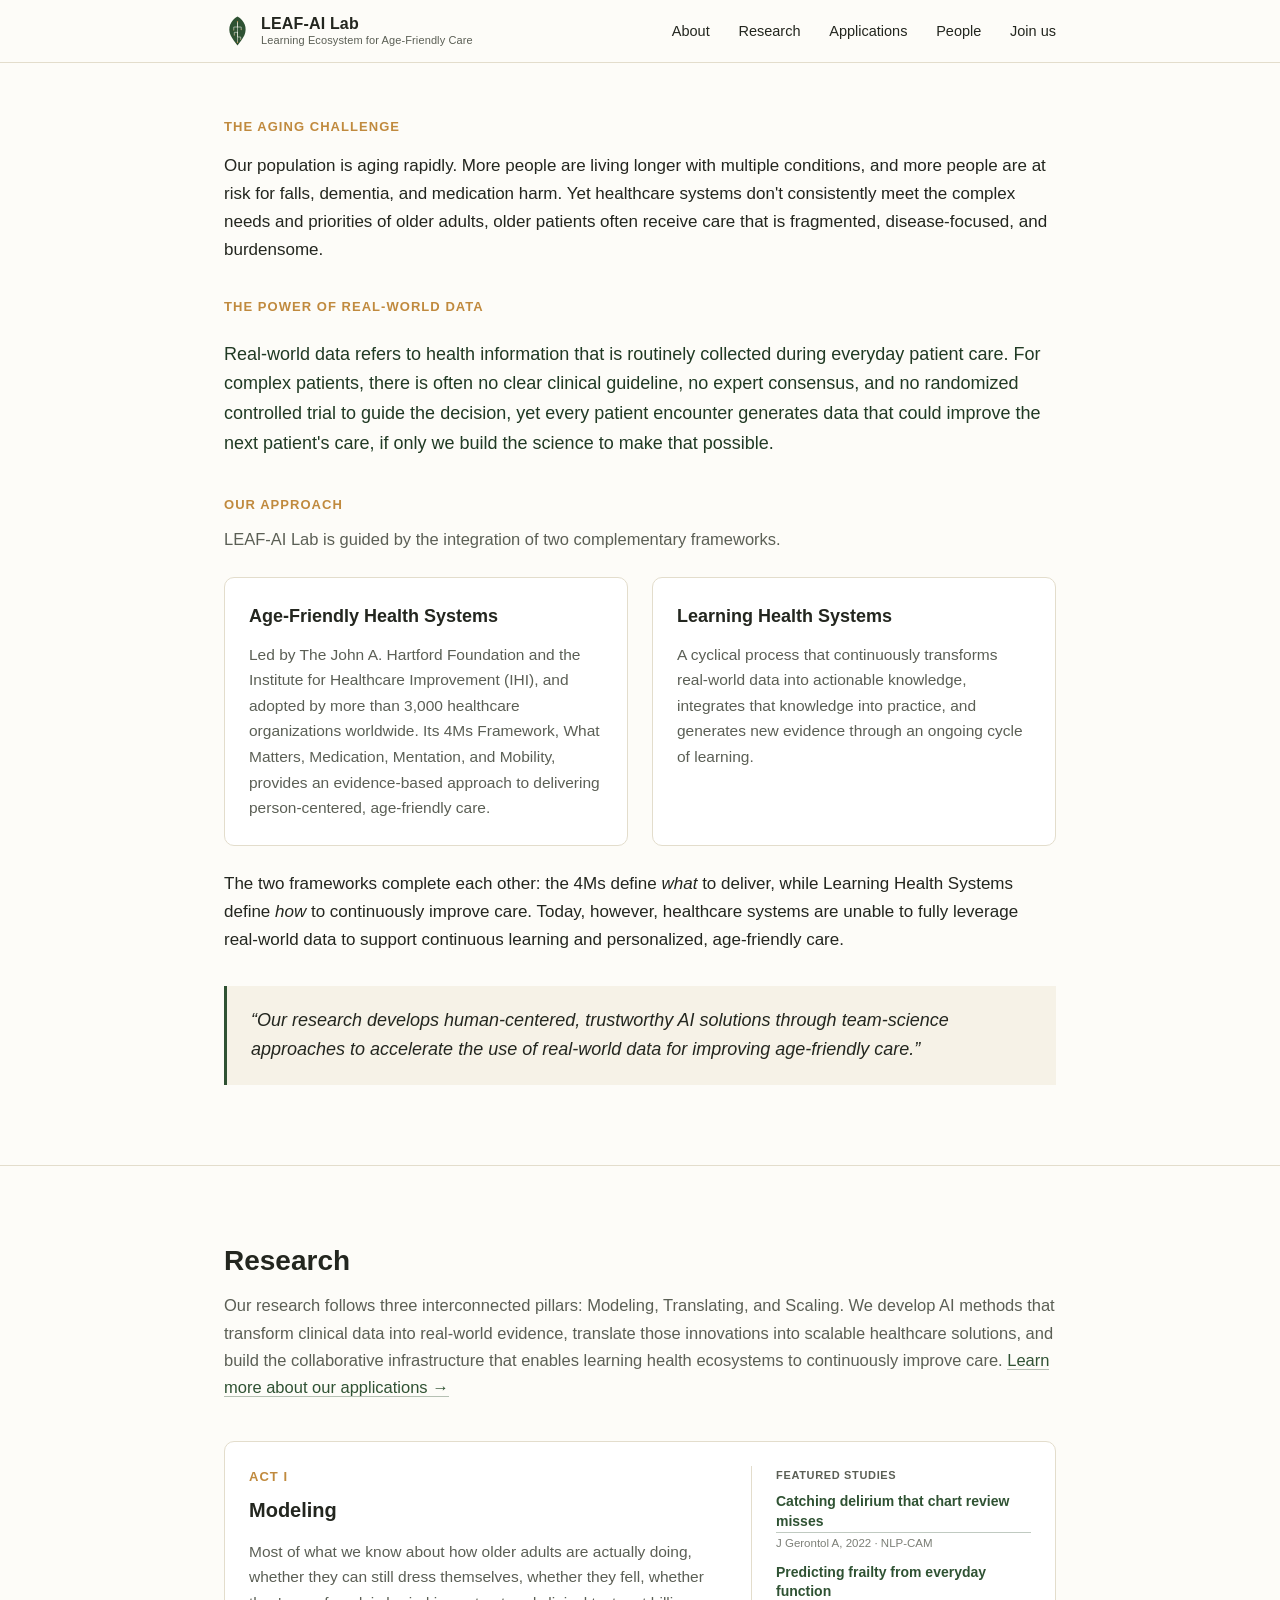
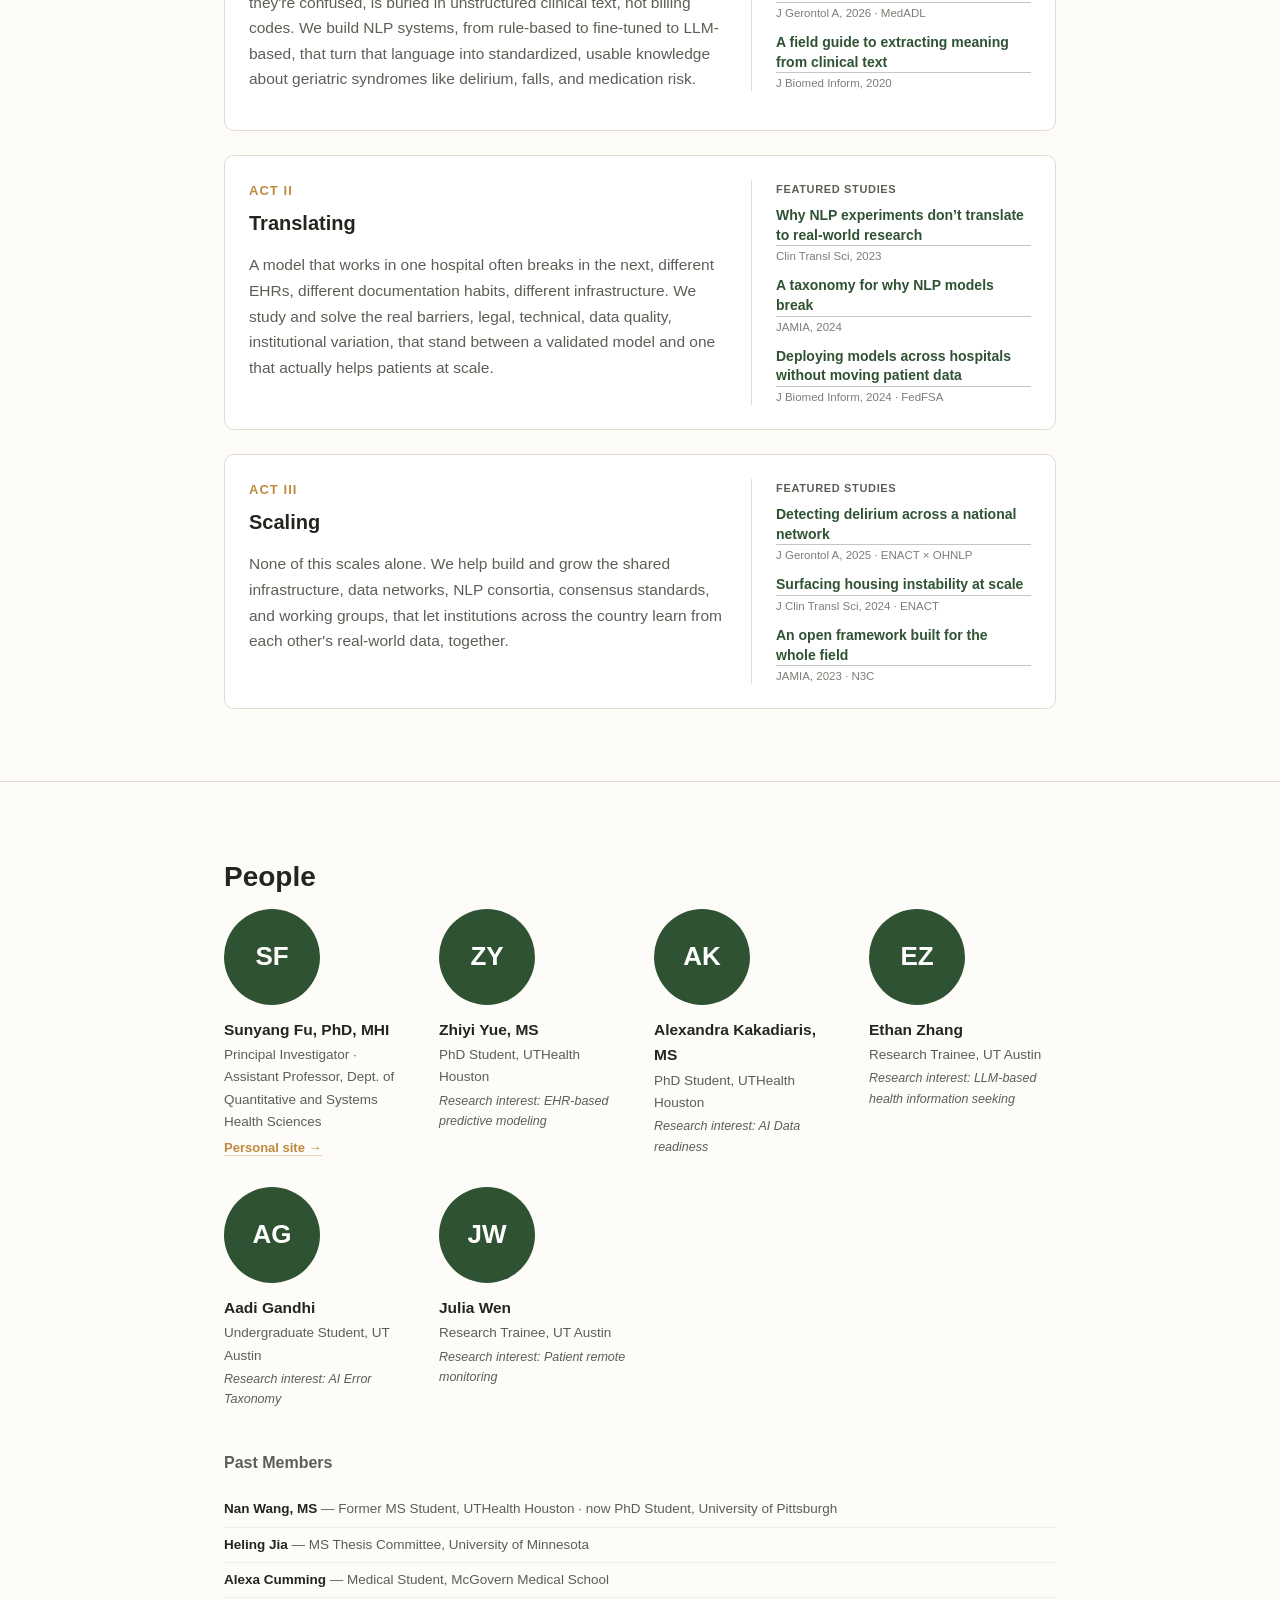
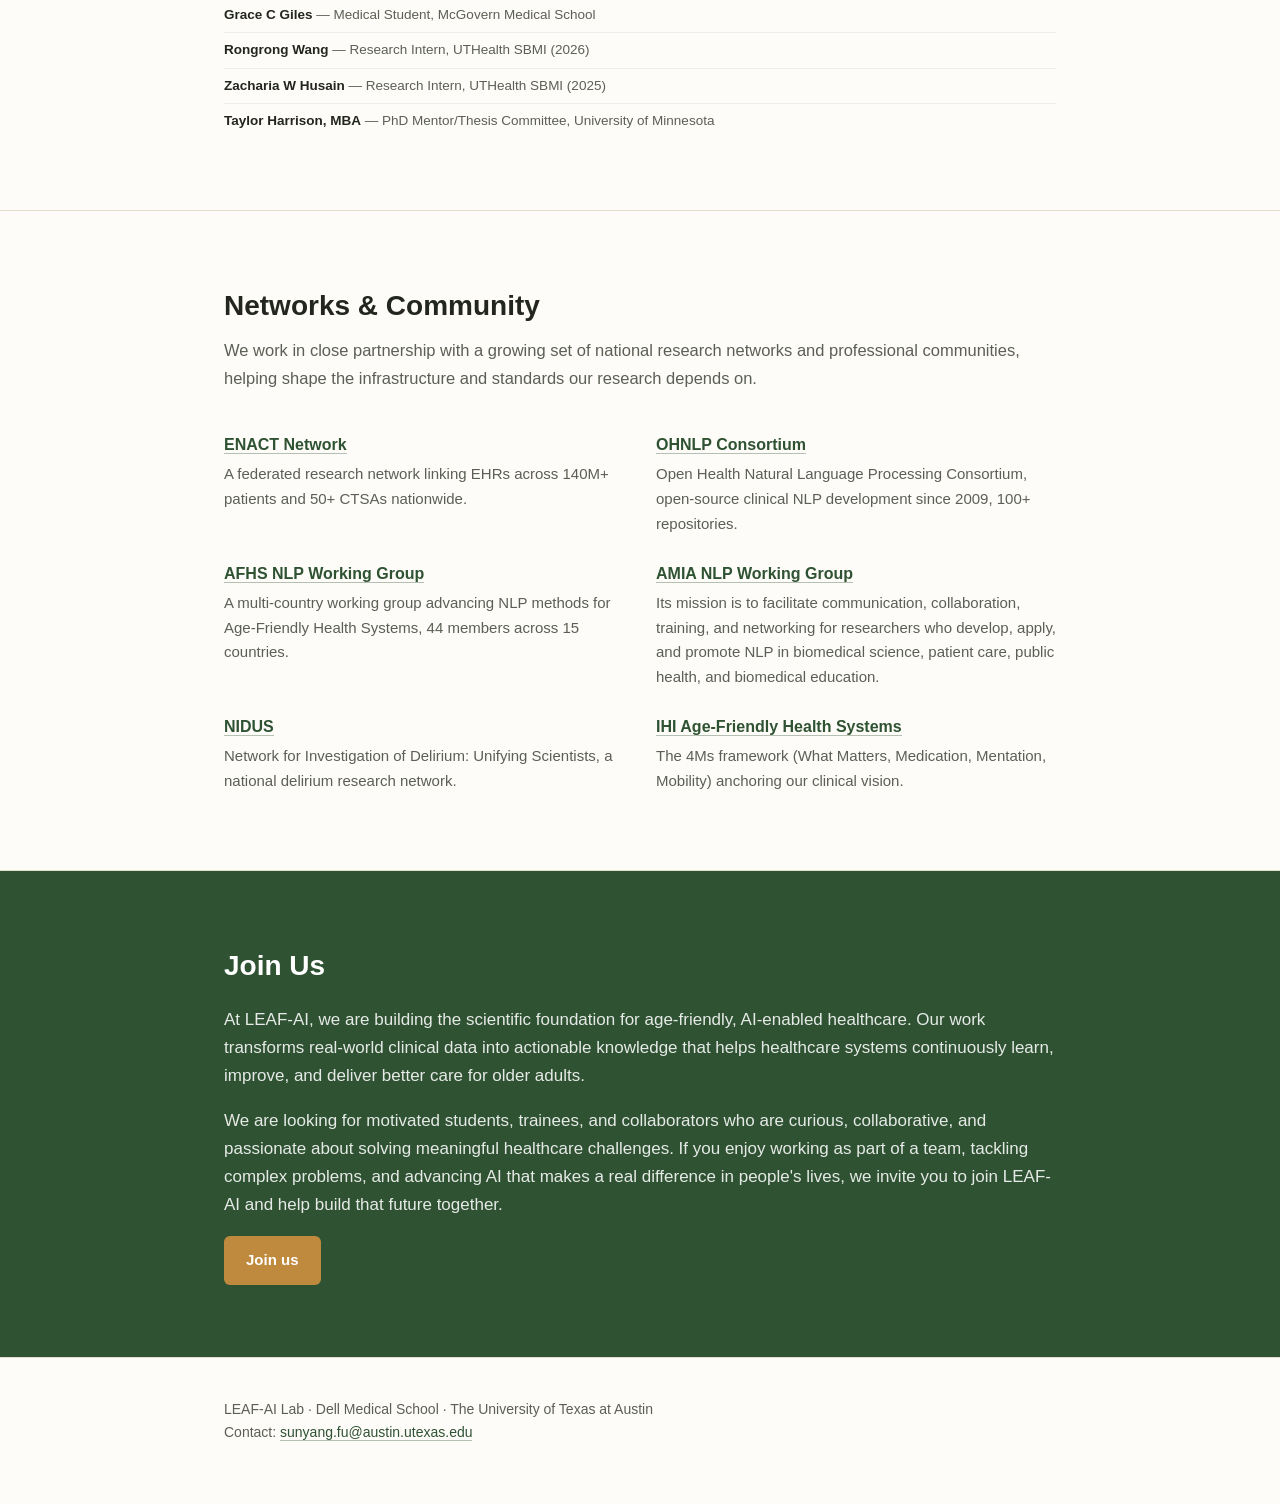
<file: docs/index.html>
<!DOCTYPE html>
<html lang="en">
<head>
<meta charset="UTF-8">
<meta name="viewport" content="width=device-width, initial-scale=1">
<title>LEAF-AI Lab</title>
<meta name="description" content="LEAF-AI Lab (Learning Ecosystem for Age-Friendly Care), Dell Medical School, The University of Texas at Austin. Human-centered, trustworthy AI for real-world, age-friendly care.">
<meta name="robots" content="index, follow">
<link rel="canonical" href="https://sunyangfu.com/LEAF-AI/">

<meta property="og:type" content="website">
<meta property="og:site_name" content="LEAF-AI Lab">
<meta property="og:title" content="LEAF-AI Lab | Dell Medical School, UT Austin">
<meta property="og:description" content="Learning Ecosystem for Age-Friendly Care: human-centered, trustworthy AI that turns real-world clinical data into better care for older adults.">
<meta property="og:url" content="https://sunyangfu.com/LEAF-AI/">
<meta property="og:image" content="https://sunyangfu.com/LEAF-AI/og-image.png">
<meta property="og:image:width" content="1200">
<meta property="og:image:height" content="630">

<meta name="twitter:card" content="summary_large_image">
<meta name="twitter:title" content="LEAF-AI Lab | Dell Medical School, UT Austin">
<meta name="twitter:description" content="Learning Ecosystem for Age-Friendly Care: human-centered, trustworthy AI that turns real-world clinical data into better care for older adults.">
<meta name="twitter:image" content="https://sunyangfu.com/LEAF-AI/og-image.png">

<link rel="icon" type="image/svg+xml" href="logo-circuit-leaf.svg">
<link rel="stylesheet" href="style.css">

<script type="application/ld+json">
{
  "@context": "https://schema.org",
  "@type": "Organization",
  "name": "LEAF-AI Lab",
  "alternateName": "Learning Ecosystem for Age-Friendly Care",
  "url": "https://sunyangfu.com/LEAF-AI/",
  "logo": "https://sunyangfu.com/LEAF-AI/logo-circuit-leaf.svg",
  "sameAs": ["https://leaf-ai-lab.com/"],
  "description": "LEAF-AI Lab develops human-centered, trustworthy AI solutions through team-science approaches to accelerate the use of real-world data for improving age-friendly care.",
  "parentOrganization": {
    "@type": "CollegeOrUniversity",
    "name": "Dell Medical School, The University of Texas at Austin",
    "url": "https://dellmed.utexas.edu/"
  },
  "founder": {
    "@type": "Person",
    "name": "Sunyang Fu",
    "url": "https://sunyangfu.com/",
    "sameAs": [
      "https://scholar.google.com/citations?user=PUp9U5UAAAAJ&hl=en",
      "https://twitter.com/SunyangF",
      "https://www.linkedin.com/in/sunyangfu",
      "https://github.com/sunyangfu"
    ]
  }
}
</script>
</head>
<body>

<header class="site-header" id="top">
  <div class="nav-inner">
    <a class="brand-block" href="#top">
      <img class="brand-icon" src="logo-circuit-leaf.svg" alt="LEAF-AI logo">
      <span class="brand-text">
        <span class="brand-name">LEAF-AI Lab</span>
        <span class="brand-sub">Learning Ecosystem for Age-Friendly Care</span>
      </span>
    </a>
    <nav class="main-nav">
      <a href="#about">About</a>
      <a href="#research">Research</a>
      <a href="applications.html">Applications</a>
      <a href="#people">People</a>
      <a href="#join">Join us</a>
    </nav>
  </div>
</header>

<section id="about">
  <div class="container">
    <h1 class="kicker">The Aging Challenge</h1>
    <p class="narrow-text">Our population is aging rapidly. More people are living longer with multiple conditions, and more people are at risk for falls, dementia, and medication harm. Yet healthcare systems don't consistently meet the complex needs and priorities of older adults, older patients often receive care that is fragmented, disease-focused, and burdensome.</p>

    <div class="kicker">The Power of Real-World Data</div>
    <p class="pull-line">Real-world data refers to health information that is routinely collected during everyday patient care. For complex patients, there is often no clear clinical guideline, no expert consensus, and no randomized controlled trial to guide the decision, yet every patient encounter generates data that could improve the next patient's care, if only we build the science to make that possible.</p>

    <div class="kicker">Our Approach</div>
    <p class="section-intro" style="margin-bottom: 24px;">LEAF-AI Lab is guided by the integration of two complementary frameworks.</p>

    <div class="framework-grid">
      <div class="framework-card">
        <h3>Age-Friendly Health Systems</h3>
        <p>Led by The John A. Hartford Foundation and the Institute for Healthcare Improvement (IHI), and adopted by more than 3,000 healthcare organizations worldwide. Its 4Ms Framework, What Matters, Medication, Mentation, and Mobility, provides an evidence-based approach to delivering person-centered, age-friendly care.</p>
      </div>
      <div class="framework-card">
        <h3>Learning Health Systems</h3>
        <p>A cyclical process that continuously transforms real-world data into actionable knowledge, integrates that knowledge into practice, and generates new evidence through an ongoing cycle of learning.</p>
      </div>
    </div>

    <p style="margin-top: 24px;">The two frameworks complete each other: the 4Ms define <em>what</em> to deliver, while Learning Health Systems define <em>how</em> to continuously improve care. Today, however, healthcare systems are unable to fully leverage real-world data to support continuous learning and personalized, age-friendly care.</p>

    <blockquote class="mission">
      &ldquo;Our research develops human-centered, trustworthy AI solutions through team-science approaches to accelerate the use of real-world data for improving age-friendly care.&rdquo;
    </blockquote>
  </div>
</section>

<section id="research">
  <div class="container">
    <h2>Research</h2>
    <p class="section-intro">Our research follows three interconnected pillars: Modeling, Translating, and Scaling. We develop AI methods that transform clinical data into real-world evidence, translate those innovations into scalable healthcare solutions, and build the collaborative infrastructure that enables learning health ecosystems to continuously improve care. <a href="applications.html">Learn more about our applications &rarr;</a></p>

    <div class="research-grid">
      <div class="research-card">
        <div class="research-content">
          <div class="kicker">Act I</div>
          <h3>Modeling</h3>
          <p>Most of what we know about how older adults are actually doing, whether they can still dress themselves, whether they fell, whether they're confused, is buried in unstructured clinical text, not billing codes. We build NLP systems, from rule-based to fine-tuned to LLM-based, that turn that language into standardized, usable knowledge about geriatric syndromes like delirium, falls, and medication risk.</p>
        </div>
        <div class="research-figure-wrap">
          <div class="featured">
            <div class="featured-label">Featured studies</div>
            <ul>
              <li><a href="https://academic.oup.com/biomedgerontology/article/77/3/524/5943765" target="_blank" rel="noopener">Catching delirium that chart review misses</a><span class="cite">J Gerontol A, 2022 &middot; NLP-CAM</span></li>
              <li><a href="https://academic.oup.com/biomedgerontology/article-abstract/81/8/glag154/8704783" target="_blank" rel="noopener">Predicting frailty from everyday function</a><span class="cite">J Gerontol A, 2026 &middot; MedADL</span></li>
              <li><a href="https://www.sciencedirect.com/science/article/pii/S1532046420301544" target="_blank" rel="noopener">A field guide to extracting meaning from clinical text</a><span class="cite">J Biomed Inform, 2020</span></li>
            </ul>
          </div>
        </div>
      </div>

      <div class="research-card">
        <div class="research-content">
          <div class="kicker">Act II</div>
          <h3>Translating</h3>
          <p>A model that works in one hospital often breaks in the next, different EHRs, different documentation habits, different infrastructure. We study and solve the real barriers, legal, technical, data quality, institutional variation, that stand between a validated model and one that actually helps patients at scale.</p>
        </div>
        <div class="research-figure-wrap">
          <div class="featured">
            <div class="featured-label">Featured studies</div>
            <ul>
              <li><a href="https://ascpt.onlinelibrary.wiley.com/doi/abs/10.1111/cts.13463" target="_blank" rel="noopener">Why NLP experiments don&rsquo;t translate to real-world research</a><span class="cite">Clin Transl Sci, 2023</span></li>
              <li><a href="https://academic.oup.com/jamia/article-abstract/31/7/1493/7671274" target="_blank" rel="noopener">A taxonomy for why NLP models break</a><span class="cite">JAMIA, 2024</span></li>
              <li><a href="https://www.sciencedirect.com/science/article/pii/S1532046424000418" target="_blank" rel="noopener">Deploying models across hospitals without moving patient data</a><span class="cite">J Biomed Inform, 2024 &middot; FedFSA</span></li>
            </ul>
          </div>
        </div>
      </div>

      <div class="research-card">
        <div class="research-content">
          <div class="kicker">Act III</div>
          <h3>Scaling</h3>
          <p>None of this scales alone. We help build and grow the shared infrastructure, data networks, NLP consortia, consensus standards, and working groups, that let institutions across the country learn from each other's real-world data, together.</p>
        </div>
        <div class="research-figure-wrap">
          <div class="featured">
            <div class="featured-label">Featured studies</div>
            <ul>
              <li><a href="https://academic.oup.com/biomedgerontology/article-abstract/80/12/glaf207/8267717" target="_blank" rel="noopener">Detecting delirium across a national network</a><span class="cite">J Gerontol A, 2025 &middot; ENACT &times; OHNLP</span></li>
              <li><a href="https://www.cambridge.org/core/journals/journal-of-clinical-and-translational-science/article/enact-network-is-acting-on-housing-instability-and-the-unhoused-using-the-open-health-natural-language-processing-toolkit/0334D0ED656D604EE79DD2F845448E10" target="_blank" rel="noopener">Surfacing housing instability at scale</a><span class="cite">J Clin Transl Sci, 2024 &middot; ENACT</span></li>
              <li><a href="https://academic.oup.com/jamia/article-abstract/30/12/2036/7239870" target="_blank" rel="noopener">An open framework built for the whole field</a><span class="cite">JAMIA, 2023 &middot; N3C</span></li>
            </ul>
          </div>
        </div>
      </div>
    </div>
  </div>
</section>

<section id="people">
  <div class="container">
    <h2>People</h2>

    <div class="people-grid">
      <div class="person">
        <div class="avatar">SF</div>
        <div class="name">Sunyang Fu, PhD, MHI</div>
        <div class="role">Principal Investigator &middot; Assistant Professor, Dept. of Quantitative and Systems Health Sciences</div>
        <div class="person-link"><a href="https://sunyangfu.com/" target="_blank" rel="noopener">Personal site &rarr;</a></div>
      </div>
      <div class="person">
        <div class="avatar">ZY</div>
        <div class="name">Zhiyi Yue, MS</div>
        <div class="role">PhD Student, UTHealth Houston</div>
        <div class="interest">Research interest: EHR-based predictive modeling</div>
      </div>
      <div class="person">
        <div class="avatar">AK</div>
        <div class="name">Alexandra Kakadiaris, MS</div>
        <div class="role">PhD Student, UTHealth Houston</div>
        <div class="interest">Research interest: AI Data readiness</div>
      </div>
      <div class="person">
        <div class="avatar">EZ</div>
        <div class="name">Ethan Zhang</div>
        <div class="role">Research Trainee, UT Austin</div>
        <div class="interest">Research interest: LLM-based health information seeking</div>
      </div>
      <div class="person">
        <div class="avatar">AG</div>
        <div class="name">Aadi Gandhi</div>
        <div class="role">Undergraduate Student, UT Austin</div>
        <div class="interest">Research interest: AI Error Taxonomy</div>
      </div>
      <div class="person">
        <div class="avatar">JW</div>
        <div class="name">Julia Wen</div>
        <div class="role">Research Trainee, UT Austin</div>
        <div class="interest">Research interest: Patient remote monitoring</div>
      </div>
    </div>

    <h3 class="past-members-heading">Past Members</h3>
    <ul class="past-members-list">
      <li><span class="name">Nan Wang, MS</span> &mdash; Former MS Student, UTHealth Houston &middot; now PhD Student, University of Pittsburgh</li>
      <li><span class="name">Heling Jia</span> &mdash; MS Thesis Committee, University of Minnesota</li>
      <li><span class="name">Alexa Cumming</span> &mdash; Medical Student, McGovern Medical School</li>
      <li><span class="name">Grace C Giles</span> &mdash; Medical Student, McGovern Medical School</li>
      <li><span class="name">Rongrong Wang</span> &mdash; Research Intern, UTHealth SBMI (2026)</li>
      <li><span class="name">Zacharia W Husain</span> &mdash; Research Intern, UTHealth SBMI (2025)</li>
      <li><span class="name">Taylor Harrison, MBA</span> &mdash; PhD Mentor/Thesis Committee, University of Minnesota</li>
    </ul>
  </div>
</section>

<section id="networks">
  <div class="container">
    <h2>Networks &amp; Community</h2>
    <p class="section-intro">We work in close partnership with a growing set of national research networks and professional communities, helping shape the infrastructure and standards our research depends on.</p>

    <div class="network-list">
      <div class="network-item">
        <div class="net-name"><a href="https://enact-network.org/" target="_blank" rel="noopener">ENACT Network</a></div>
        <p>A federated research network linking EHRs across 140M+ patients and 50+ CTSAs nationwide.</p>
      </div>
      <div class="network-item">
        <div class="net-name"><a href="https://ohnlp.org/" target="_blank" rel="noopener">OHNLP Consortium</a></div>
        <p>Open Health Natural Language Processing Consortium, open-source clinical NLP development since 2009, 100+ repositories.</p>
      </div>
      <div class="network-item">
        <div class="net-name"><a href="https://afhsresearchnetwork.ucsf.edu/age-friendly-health-systems-research-network" target="_blank" rel="noopener">AFHS NLP Working Group</a></div>
        <p>A multi-country working group advancing NLP methods for Age-Friendly Health Systems, 44 members across 15 countries.</p>
      </div>
      <div class="network-item">
        <div class="net-name"><a href="https://amia.org/community/working-groups/natural-language-processing" target="_blank" rel="noopener">AMIA NLP Working Group</a></div>
        <p>Its mission is to facilitate communication, collaboration, training, and networking for researchers who develop, apply, and promote NLP in biomedical science, patient care, public health, and biomedical education.</p>
      </div>
      <div class="network-item">
        <div class="net-name"><a href="https://deliriumnetwork.org/" target="_blank" rel="noopener">NIDUS</a></div>
        <p>Network for Investigation of Delirium: Unifying Scientists, a national delirium research network.</p>
      </div>
      <div class="network-item">
        <div class="net-name"><a href="https://www.ihi.org/networks/initiatives/age-friendly-health-systems" target="_blank" rel="noopener">IHI Age-Friendly Health Systems</a></div>
        <p>The 4Ms framework (What Matters, Medication, Mentation, Mobility) anchoring our clinical vision.</p>
      </div>
    </div>
  </div>
</section>

<section class="closing" id="join">
  <div class="container">
    <h2>Join Us</h2>
    <p>At LEAF-AI, we are building the scientific foundation for age-friendly, AI-enabled healthcare. Our work transforms real-world clinical data into actionable knowledge that helps healthcare systems continuously learn, improve, and deliver better care for older adults.</p>
    <p>We are looking for motivated students, trainees, and collaborators who are curious, collaborative, and passionate about solving meaningful healthcare challenges. If you enjoy working as part of a team, tackling complex problems, and advancing AI that makes a real difference in people's lives, we invite you to join LEAF-AI and help build that future together.</p>
    <div class="cta-row">
      <a class="btn btn-primary" href="mailto:sunyang.fu@austin.utexas.edu">Join us</a>
    </div>
  </div>
</section>

<footer>
  <div class="container foot-row">
    <div>LEAF-AI Lab &middot; Dell Medical School &middot; The University of Texas at Austin<br>Contact: <a href="mailto:sunyang.fu@austin.utexas.edu">sunyang.fu@austin.utexas.edu</a></div>
  </div>
</footer>

</body>
</html>
</file>
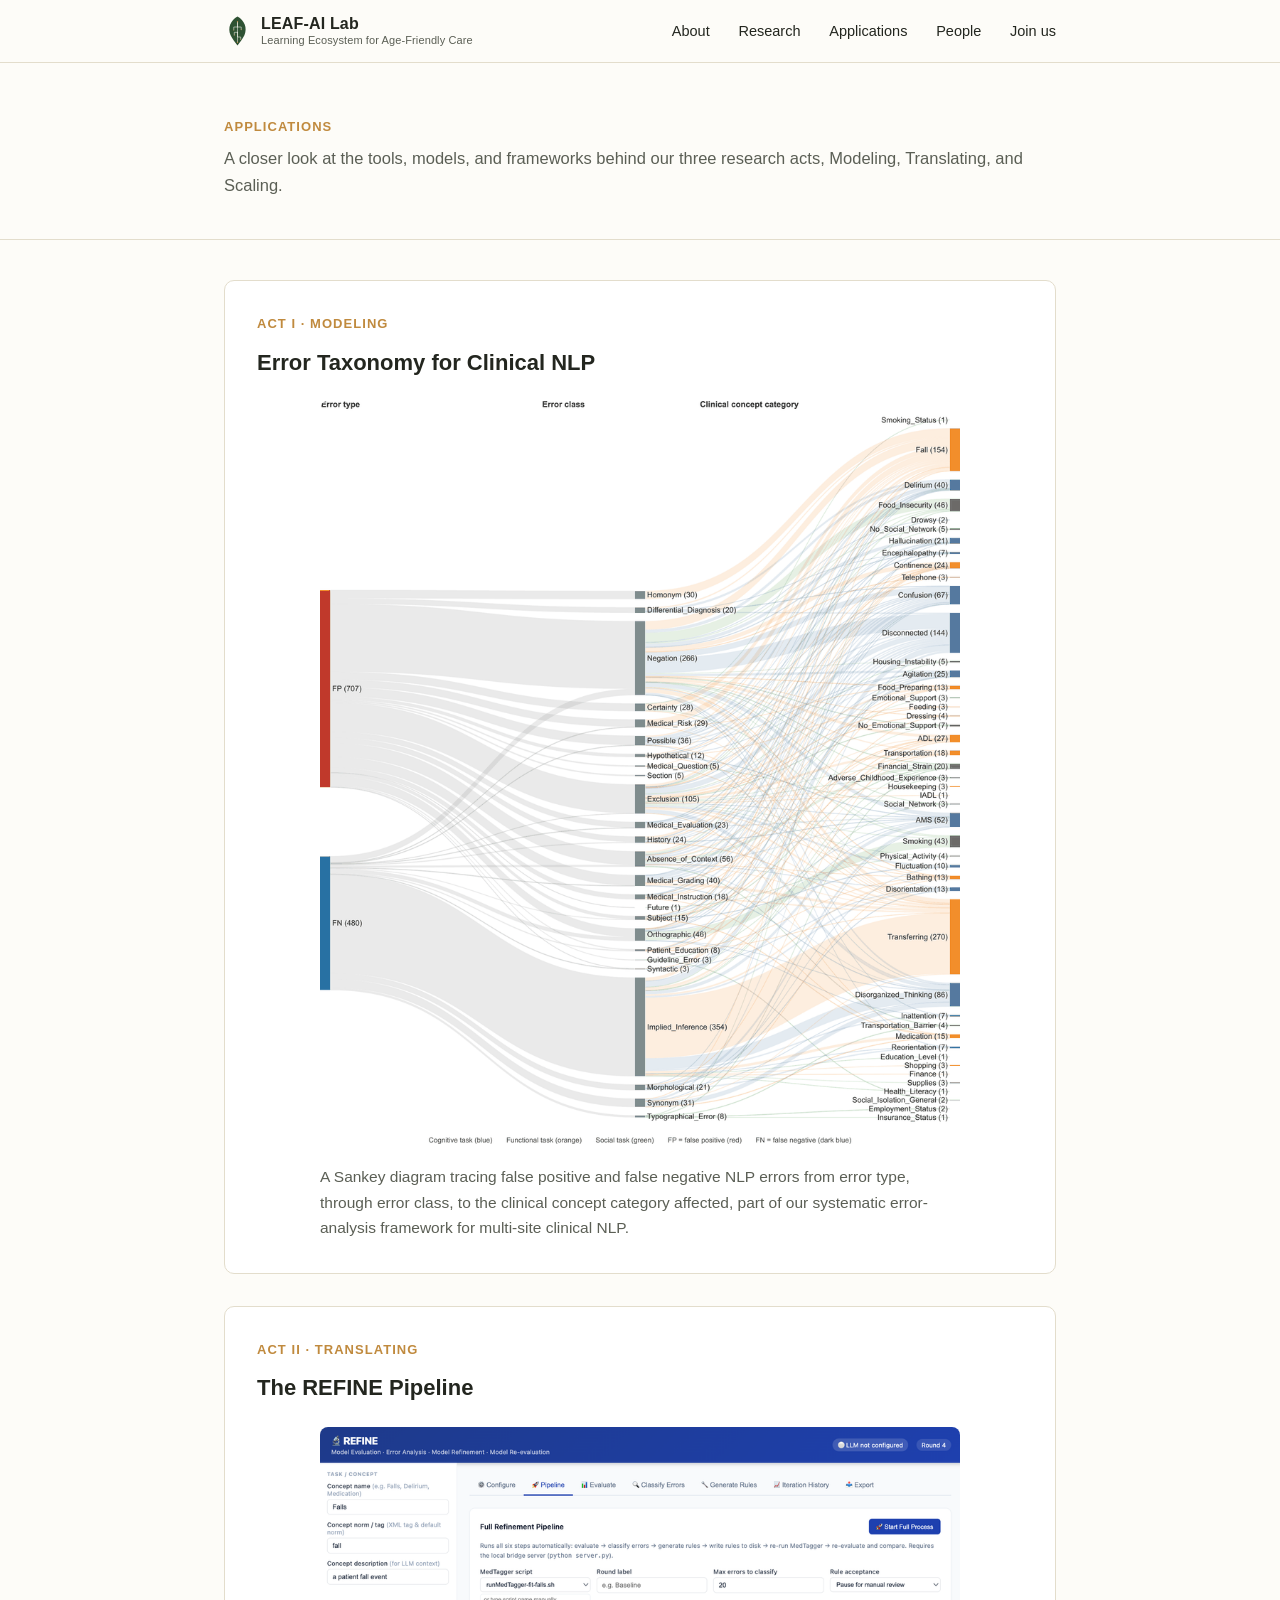
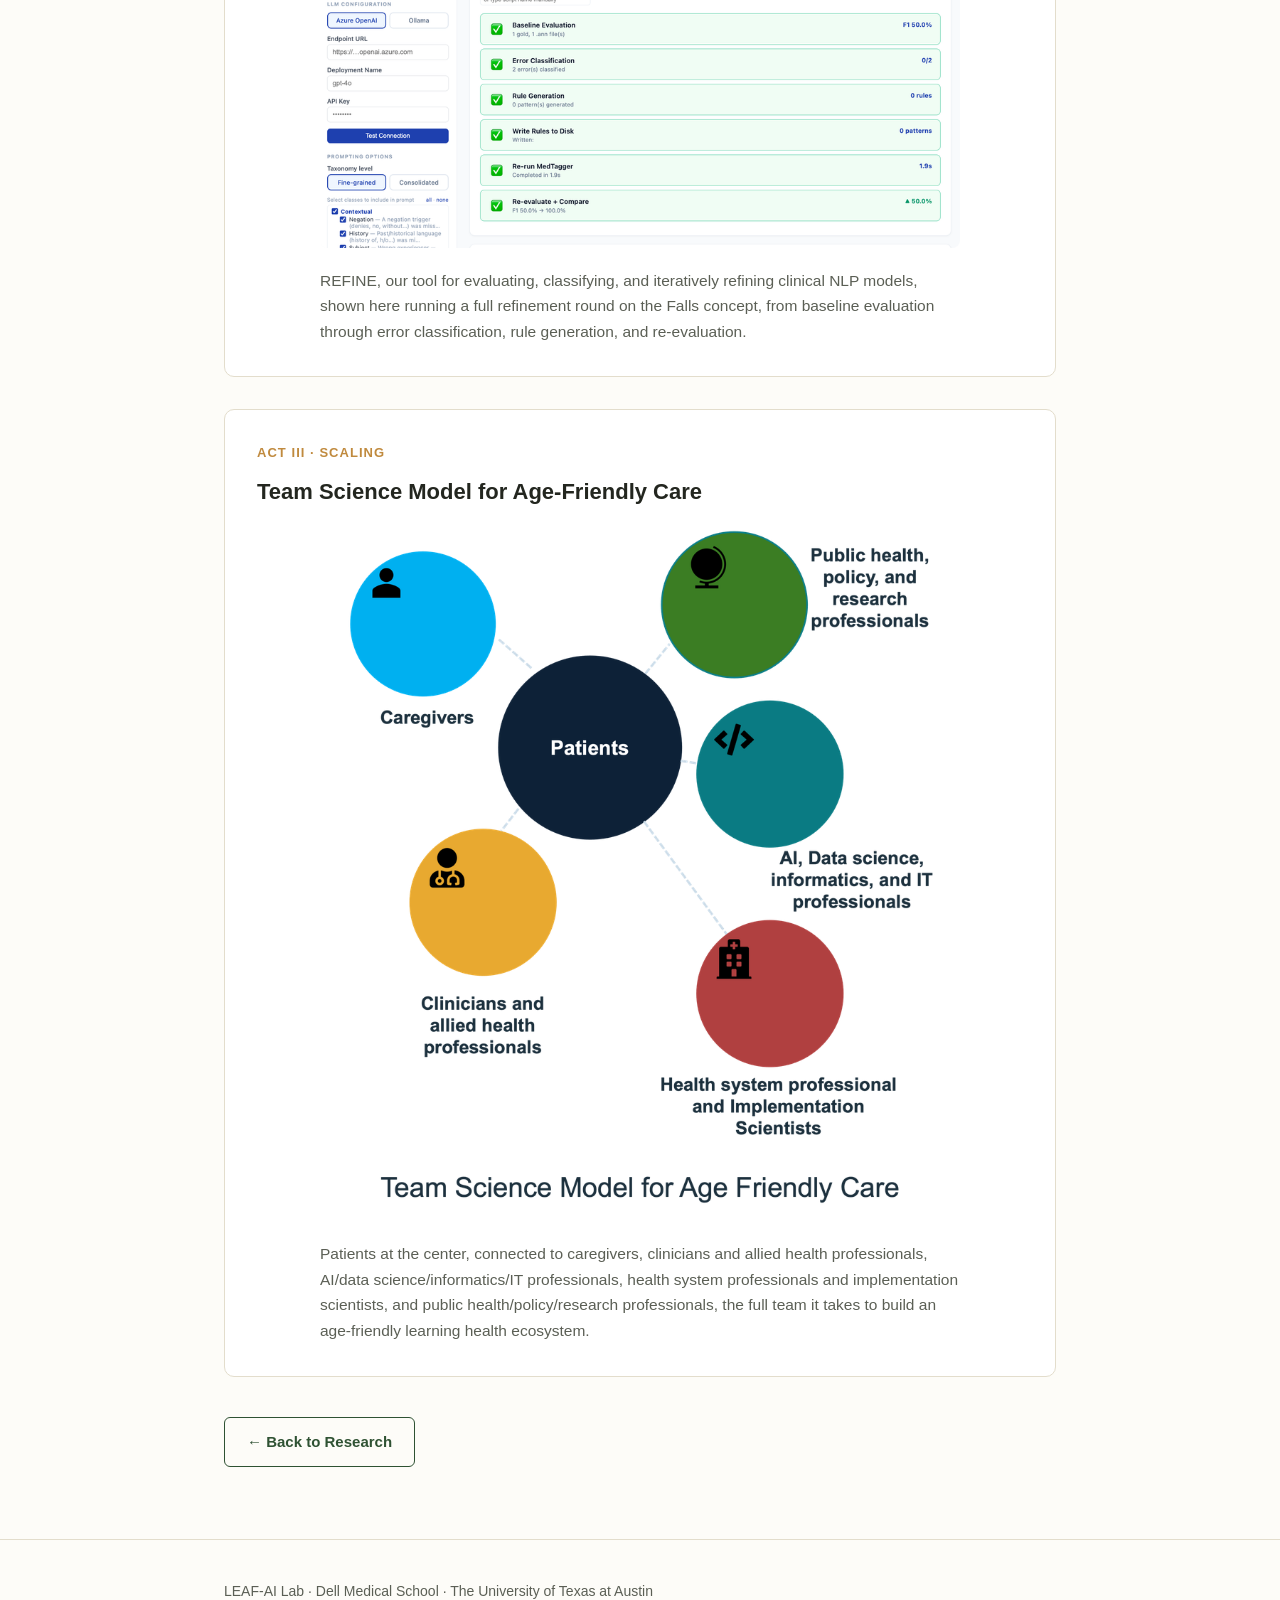
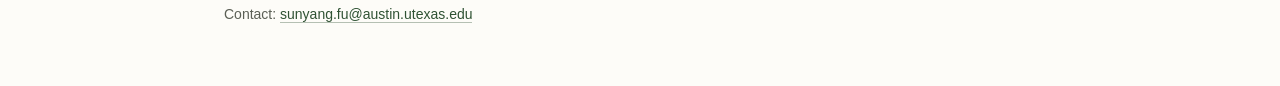
<file: docs/applications.html>
<!DOCTYPE html>
<html lang="en">
<head>
<meta charset="UTF-8">
<meta name="viewport" content="width=device-width, initial-scale=1">
<title>Applications | LEAF-AI Lab</title>
<meta name="description" content="LEAF-AI Lab applications: figures and tools from our Modeling, Translating, and Scaling research, Dell Medical School, The University of Texas at Austin.">
<meta name="robots" content="index, follow">
<link rel="canonical" href="https://sunyangfu.com/LEAF-AI/applications.html">

<meta property="og:type" content="website">
<meta property="og:site_name" content="LEAF-AI Lab">
<meta property="og:title" content="Applications | LEAF-AI Lab">
<meta property="og:description" content="Figures and tools from our Modeling, Translating, and Scaling research: an error taxonomy for clinical NLP, the REFINE pipeline, and our Team Science Model for Age-Friendly Care.">
<meta property="og:url" content="https://sunyangfu.com/LEAF-AI/applications.html">
<meta property="og:image" content="https://sunyangfu.com/LEAF-AI/og-image.png">
<meta property="og:image:width" content="1200">
<meta property="og:image:height" content="630">

<meta name="twitter:card" content="summary_large_image">
<meta name="twitter:title" content="Applications | LEAF-AI Lab">
<meta name="twitter:description" content="Figures and tools from our Modeling, Translating, and Scaling research: an error taxonomy for clinical NLP, the REFINE pipeline, and our Team Science Model for Age-Friendly Care.">
<meta name="twitter:image" content="https://sunyangfu.com/LEAF-AI/og-image.png">

<link rel="icon" type="image/svg+xml" href="logo-circuit-leaf.svg">
<link rel="stylesheet" href="style.css">
</head>
<body>

<header class="site-header" id="top">
  <div class="nav-inner">
    <a class="brand-block" href="index.html">
      <img class="brand-icon" src="logo-circuit-leaf.svg" alt="LEAF-AI logo">
      <span class="brand-text">
        <span class="brand-name">LEAF-AI Lab</span>
        <span class="brand-sub">Learning Ecosystem for Age-Friendly Care</span>
      </span>
    </a>
    <nav class="main-nav">
      <a href="index.html#about">About</a>
      <a href="index.html#research">Research</a>
      <a href="applications.html">Applications</a>
      <a href="index.html#people">People</a>
      <a href="index.html#join">Join us</a>
    </nav>
  </div>
</header>

<section id="applications-intro">
  <div class="container">
    <h1 class="kicker" style="margin-top:0;">Applications</h1>
    <p class="section-intro">A closer look at the tools, models, and frameworks behind our three research acts, Modeling, Translating, and Scaling.</p>
  </div>
</section>

<section id="applications">
  <div class="container">
    <div class="showcase-grid">
      <div class="showcase-card">
        <div class="kicker">Act I &middot; Modeling</div>
        <h3>Error Taxonomy for Clinical NLP</h3>
        <img class="showcase-figure" src="figures/act2-error-taxonomy.png" alt="Sankey diagram mapping error type (false positive/false negative) through error class to clinical concept category, from the multi-site NLP error taxonomy work">
        <p class="showcase-caption">A Sankey diagram tracing false positive and false negative NLP errors from error type, through error class, to the clinical concept category affected, part of our systematic error-analysis framework for multi-site clinical NLP.</p>
      </div>

      <div class="showcase-card">
        <div class="kicker">Act II &middot; Translating</div>
        <h3>The REFINE Pipeline</h3>
        <img class="showcase-figure" src="figures/act2-refine-pipeline.png" alt="REFINE tool screenshot showing the model evaluation, error classification, rule generation, and re-evaluation pipeline for the Falls concept">
        <p class="showcase-caption">REFINE, our tool for evaluating, classifying, and iteratively refining clinical NLP models, shown here running a full refinement round on the Falls concept, from baseline evaluation through error classification, rule generation, and re-evaluation.</p>
      </div>

      <div class="showcase-card">
        <div class="kicker">Act III &middot; Scaling</div>
        <h3>Team Science Model for Age-Friendly Care</h3>
        <img class="showcase-figure" src="figures/act3-team-science-model.png" alt="Team Science Model for Age-Friendly Care showing patients at the center, connected to caregivers, clinicians and allied health professionals, AI/data science/informatics/IT professionals, health system professionals and implementation scientists, and public health/policy/research professionals">
        <p class="showcase-caption">Patients at the center, connected to caregivers, clinicians and allied health professionals, AI/data science/informatics/IT professionals, health system professionals and implementation scientists, and public health/policy/research professionals, the full team it takes to build an age-friendly learning health ecosystem.</p>
      </div>
    </div>

    <div class="cta-row" style="margin-top: 40px;">
      <a class="btn btn-secondary" href="index.html#research">&larr; Back to Research</a>
    </div>
  </div>
</section>

<footer>
  <div class="container foot-row">
    <div>LEAF-AI Lab &middot; Dell Medical School &middot; The University of Texas at Austin<br>Contact: <a href="mailto:sunyang.fu@austin.utexas.edu">sunyang.fu@austin.utexas.edu</a></div>
  </div>
</footer>

</body>
</html>
</file>
<file: docs/style.css>
:root {
  --bg: #FDFCF8;
  --bg-alt: #F6F2E7;
  --text: #23261F;
  --text-muted: #5B5F55;
  --forest: #2F5233;
  --forest-dark: #203A24;
  --amber: #C08A3E;
  --line: #E3DDCC;
  --max-w: 880px;
  --font: -apple-system, BlinkMacSystemFont, "Inter", "Segoe UI", Helvetica, Arial, sans-serif;
}

* { box-sizing: border-box; }

html { scroll-behavior: smooth; }

body {
  margin: 0;
  font-family: var(--font);
  color: var(--text);
  background: var(--bg);
  line-height: 1.65;
  font-size: 17px;
}

a {
  color: var(--forest);
  text-decoration: none;
  border-bottom: 1px solid rgba(47, 82, 51, 0.35);
}

a:hover { border-bottom-color: var(--forest); }

.container {
  max-width: var(--max-w);
  margin: 0 auto;
  padding: 0 24px;
}

/* Nav */
header.site-header {
  position: sticky;
  top: 0;
  background: rgba(253, 252, 248, 0.92);
  backdrop-filter: blur(6px);
  border-bottom: 1px solid var(--line);
  z-index: 10;
}

.nav-inner {
  max-width: var(--max-w);
  margin: 0 auto;
  padding: 14px 24px;
  display: flex;
  align-items: center;
  justify-content: space-between;
}

.brand-block {
  display: flex;
  align-items: center;
  gap: 10px;
  color: var(--text);
  border-bottom: none;
}

.brand-icon { height: 32px; width: auto; display: block; flex-shrink: 0; }

.brand-text {
  display: flex;
  flex-direction: column;
  align-items: flex-start;
  line-height: 1.25;
}

.brand-name { font-weight: 700; font-size: 16px; letter-spacing: 0.01em; }

.brand-sub {
  font-size: 11px;
  font-weight: 500;
  color: var(--text-muted);
  letter-spacing: 0.01em;
}

@media (max-width: 640px) {
  .brand-sub { display: none; }
}

nav.main-nav a {
  margin-left: 24px;
  font-size: 14.5px;
  font-weight: 500;
  color: var(--text);
  border-bottom: none;
}

nav.main-nav a:hover { color: var(--forest); }

h1 {
  font-size: 40px;
  line-height: 1.25;
  margin: 0 0 20px;
  font-weight: 700;
  color: var(--text);
  max-width: 720px;
}

blockquote.mission {
  margin: 32px 0 8px;
  padding: 20px 24px;
  border-left: 3px solid var(--forest);
  background: var(--bg-alt);
  font-size: 18px;
  font-style: italic;
  color: var(--text);
}

/* Generic section kicker (reused everywhere: About, Research cards, Applications) */
.kicker {
  font-size: 13px;
  font-weight: 700;
  letter-spacing: 0.08em;
  text-transform: uppercase;
  color: var(--amber);
  margin: 0 0 10px;
}

#about .kicker { margin: 32px 0 10px; }
#about .kicker:first-child { margin-top: 0; }

.pull-line {
  font-size: 18px;
  color: var(--forest-dark);
  padding: 4px 0;
  margin: 18px 0 0;
}

.framework-grid {
  display: grid;
  grid-template-columns: repeat(2, 1fr);
  gap: 24px;
  margin-top: 8px;
}

@media (max-width: 780px) {
  .framework-grid { grid-template-columns: 1fr; }
}

.framework-card {
  background: #fff;
  border: 1px solid var(--line);
  border-radius: 10px;
  padding: 24px;
}

.framework-card h3 { margin: 0 0 10px; font-size: 18px; }
.framework-card p { margin: 0; font-size: 15.5px; color: var(--text-muted); }

.cta-row { display: flex; gap: 16px; flex-wrap: wrap; margin-top: 8px; }

.btn {
  display: inline-block;
  padding: 12px 22px;
  border-radius: 6px;
  font-weight: 600;
  font-size: 15px;
  border-bottom: none;
}

.btn-primary { background: var(--forest); color: #fff; }
.btn-primary:hover { background: var(--forest-dark); }

.btn-secondary {
  background: transparent;
  color: var(--forest);
  border: 1px solid var(--forest);
}
.btn-secondary:hover { background: var(--bg-alt); }

/* Sections */
section { padding: 72px 0; border-top: 1px solid var(--line); }
section#about,
section#applications-intro { border-top: none; padding-top: 56px; }

section#applications-intro { padding-bottom: 0; }
section#applications { padding-top: 40px; }

/* Applications page showcases */
.showcase-grid {
  display: flex;
  flex-direction: column;
  gap: 32px;
}

.showcase-card {
  background: #fff;
  border: 1px solid var(--line);
  border-radius: 10px;
  padding: 32px;
}

.showcase-card h3 { margin: 0 0 20px; font-size: 22px; }

.showcase-figure {
  display: block;
  width: 100%;
  max-width: 640px;
  margin: 0 auto 20px;
  border-radius: 8px;
}

.showcase-caption {
  color: var(--text-muted);
  font-size: 15.5px;
  max-width: 640px;
  margin: 0 auto;
}

h2 {
  font-size: 28px;
  margin: 0 0 8px;
  font-weight: 700;
}

.section-intro {
  color: var(--text-muted);
  margin: 0 0 40px;
  font-size: 16.5px;
}

/* Research section: each act is a full-width row, text left / featured studies right.
   Uses the same container width as every other section (var(--max-w)) so
   all section edges line up down the page. */
.research-grid {
  display: flex;
  flex-direction: column;
  gap: 24px;
}

.research-card {
  background: #fff;
  border: 1px solid var(--line);
  border-radius: 10px;
  padding: 24px;
  display: flex;
  align-items: flex-start;
  gap: 24px;
}

@media (max-width: 720px) {
  .research-card { flex-direction: column; }
}

.research-content { flex: 1 1 auto; min-width: 0; }

.research-figure-wrap {
  flex: 0 0 280px;
  width: 280px;
  padding-left: 24px;
  border-left: 1px solid var(--line);
}

@media (max-width: 720px) {
  .research-figure-wrap {
    width: 100%;
    flex-basis: auto;
    padding-left: 0;
    border-left: none;
    border-top: 1px solid var(--line);
    padding-top: 16px;
  }
}

.research-card .kicker { margin-bottom: 6px; }

.research-card h3 {
  margin: 0 0 12px;
  font-size: 20px;
}

.research-card p {
  color: var(--text-muted);
  font-size: 15.5px;
  margin: 0 0 14px;
}

.research-card .featured {
  font-size: 13px;
  color: var(--text-muted);
}

.featured-label {
  font-weight: 700;
  letter-spacing: 0.06em;
  text-transform: uppercase;
  font-size: 11px;
  color: var(--text-muted);
  margin-bottom: 8px;
}

.research-card .featured ul {
  list-style: none;
  margin: 0;
  padding: 0;
}

.research-card .featured li {
  margin-bottom: 12px;
  line-height: 1.4;
}
.research-card .featured li:last-child { margin-bottom: 0; }

.research-card .featured a {
  display: block;
  color: var(--forest);
  font-weight: 600;
  font-size: 14px;
  border-bottom-color: rgba(47,82,51,0.3);
}

.research-card .featured .cite {
  display: block;
  font-size: 11.5px;
  color: var(--text-muted);
  opacity: 0.8;
  margin-top: 2px;
}

/* People */
.people-grid {
  display: grid;
  grid-template-columns: repeat(auto-fill, minmax(150px, 1fr));
  gap: 28px;
  margin-top: 8px;
}

.person {
  text-align: left;
}

.avatar {
  width: 96px;
  height: 96px;
  border-radius: 50%;
  background: var(--forest);
  color: #fff;
  display: flex;
  align-items: center;
  justify-content: center;
  font-weight: 700;
  font-size: 26px;
  margin-bottom: 12px;
}

.person .name { font-weight: 600; font-size: 15.5px; margin-bottom: 2px; }
.person .role { font-size: 13.5px; color: var(--text-muted); }
.person .interest { font-size: 12.5px; color: var(--text-muted); font-style: italic; margin-top: 2px; }
.person-link { font-size: 13px; margin-top: 4px; }

.past-members-heading {
  margin-top: 40px;
  font-size: 16px;
  color: var(--text-muted);
}

.past-members-list {
  list-style: none;
  margin: 8px 0 0;
  padding: 0;
}

.past-members-list li {
  font-size: 13.5px;
  color: var(--text-muted);
  padding: 6px 0;
  border-bottom: 1px solid rgba(0,0,0,0.06);
}

.past-members-list li:last-child {
  border-bottom: none;
}

.past-members-list .name {
  font-weight: 600;
  color: var(--text, inherit);
}
.person-link a { color: var(--amber); font-weight: 600; border-bottom-color: rgba(192,138,62,0.35); }

/* Networks */
.network-list {
  display: grid;
  grid-template-columns: repeat(2, 1fr);
  gap: 20px 32px;
}

@media (max-width: 780px) {
  .network-list { grid-template-columns: 1fr; }
}

.network-item { padding-bottom: 4px; }
.network-item .net-name { font-weight: 600; font-size: 16px; }
.network-item p { margin: 4px 0 0; color: var(--text-muted); font-size: 15px; }

/* Closing / Dell alignment */
section.closing {
  background: var(--forest);
  color: #fff;
}

section.closing h2 { color: #fff; }
section.closing p { color: rgba(255,255,255,0.88); font-size: 17px; }
section.closing a { color: #fff; border-bottom-color: rgba(255,255,255,0.5); }
section.closing .btn-primary { background: var(--amber); }
section.closing .btn-primary:hover { background: #a8752f; }

/* Footer */
footer {
  padding: 40px 0 60px;
  border-top: 1px solid var(--line);
  font-size: 14px;
  color: var(--text-muted);
}

footer .foot-row {
  display: flex;
  align-items: center;
  flex-wrap: wrap;
  gap: 12px;
}
</file>
